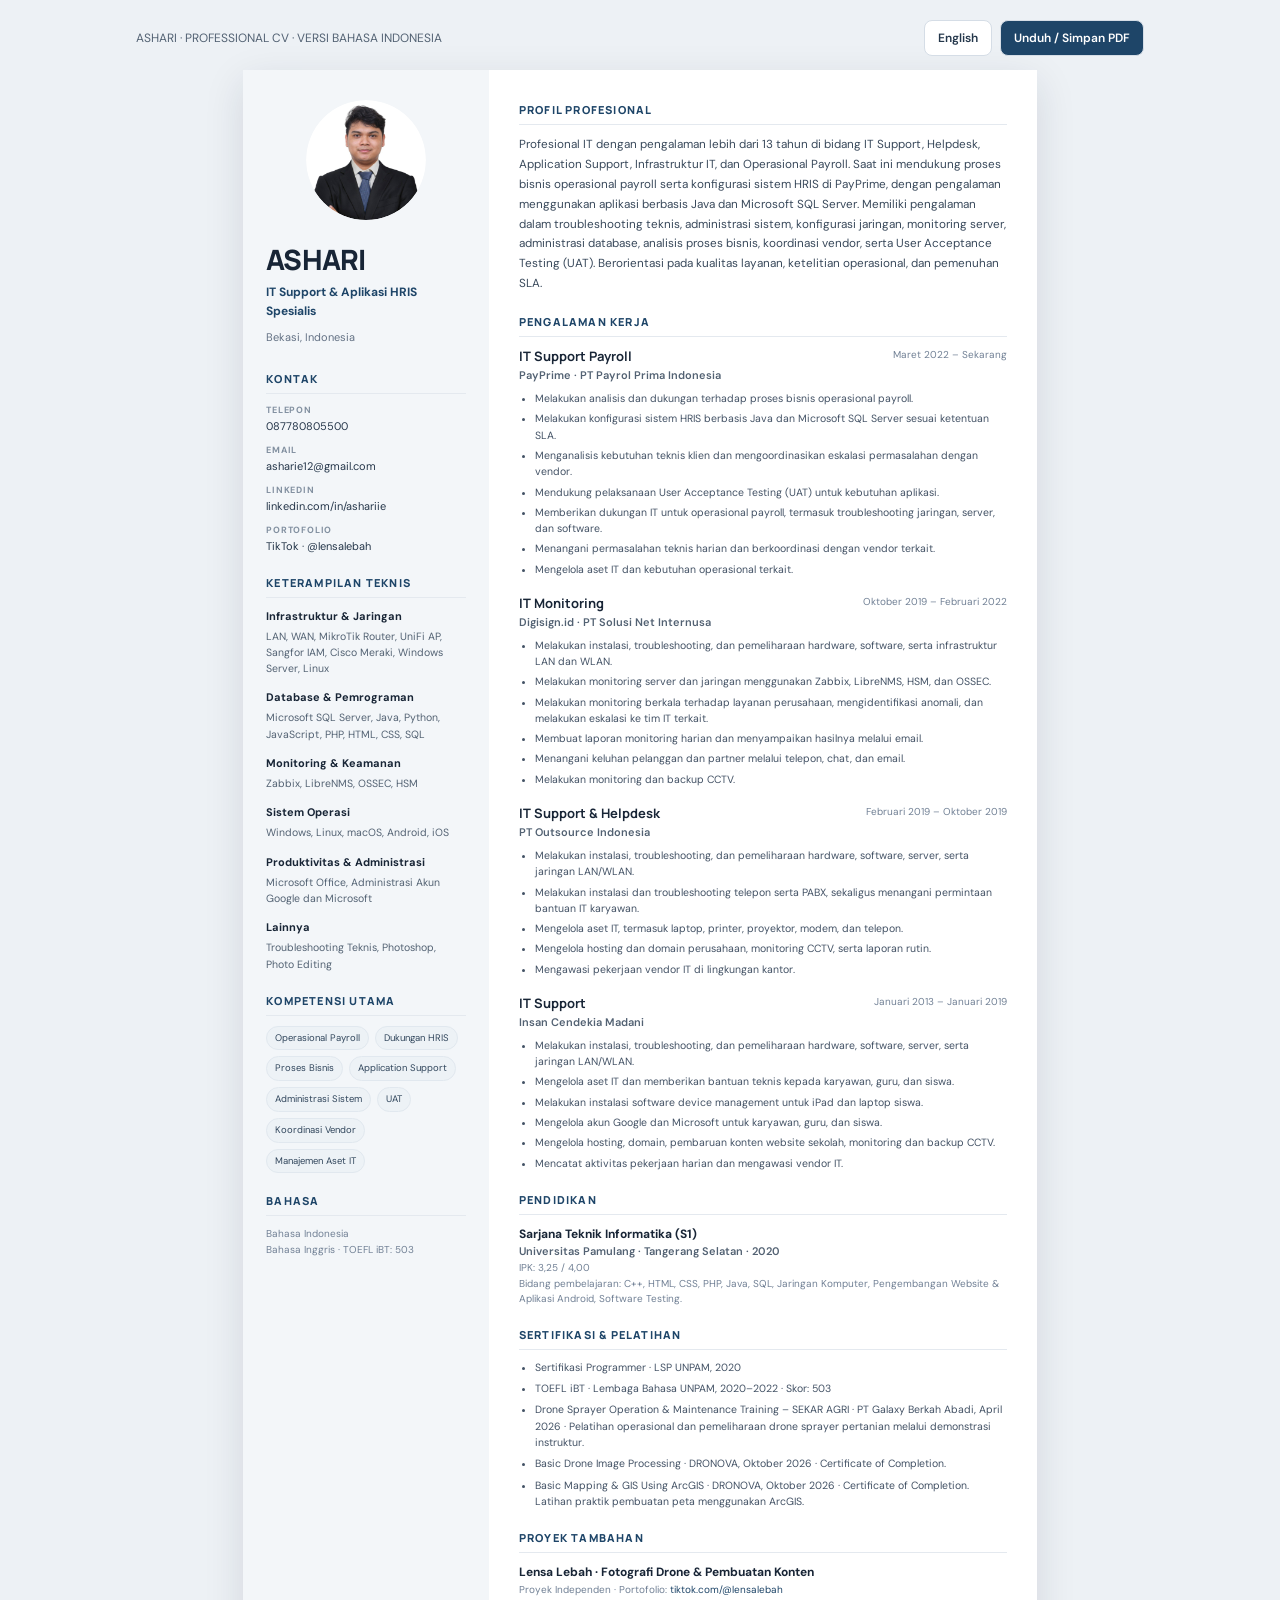
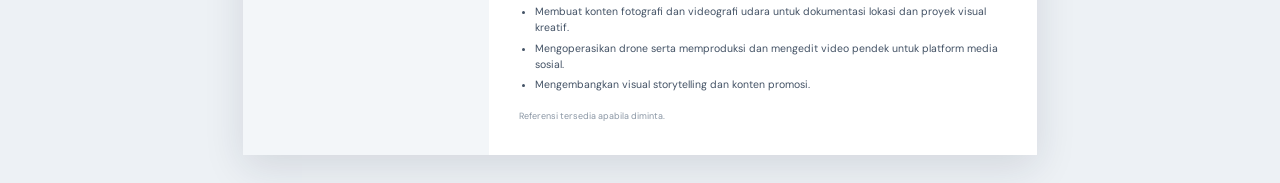
<file: index.html>
<!doctype html><html lang="id"><head><meta charset="utf-8"><meta name="viewport" content="width=device-width,initial-scale=1"><title>Ashari | IT Support &amp; Aplikasi HRIS Spesialis</title><link rel="stylesheet" href="style.css"></head><body>
<div class="toolbar"><div class="hint">ASHARI · PROFESSIONAL CV · VERSI BAHASA INDONESIA</div><div class="actions"><a href="index-en.html">English</a><button class="primary" onclick="window.print()">Unduh / Simpan PDF</button></div></div>
<article class="resume"><aside class="sidebar"><div class="identity"><div class="avatar"><img src="foto-profil.jpg" alt="Foto Profil"></div><h1 class="name">ASHARI</h1><div class="role">IT Support &amp; Aplikasi HRIS Spesialis</div><div class="location">Bekasi, Indonesia</div></div>
<section class="section"><h2>Kontak</h2><div class="contact-item"><span class="contact-label">Telepon</span><div class="contact-value">087780805500</div></div><div class="contact-item"><span class="contact-label">Email</span><div class="contact-value">asharie12@gmail.com</div></div><div class="contact-item"><span class="contact-label">LinkedIn</span><div class="contact-value"><a href="https://linkedin.com/in/ashariie">linkedin.com/in/ashariie</a></div></div><div class="contact-item"><span class="contact-label">Portofolio</span><div class="contact-value"><a href="https://www.tiktok.com/@lensalebah">TikTok · @lensalebah</a></div></div></section>
<section class="section"><h2>Keterampilan Teknis</h2><div class='skill-group'><strong>Infrastruktur &amp; Jaringan</strong><p>LAN, WAN, MikroTik Router, UniFi AP, Sangfor IAM, Cisco Meraki, Windows Server, Linux</p></div><div class='skill-group'><strong>Database &amp; Pemrograman</strong><p>Microsoft SQL Server, Java, Python, JavaScript, PHP, HTML, CSS, SQL</p></div><div class='skill-group'><strong>Monitoring &amp; Keamanan</strong><p>Zabbix, LibreNMS, OSSEC, HSM</p></div><div class='skill-group'><strong>Sistem Operasi</strong><p>Windows, Linux, macOS, Android, iOS</p></div><div class='skill-group'><strong>Produktivitas &amp; Administrasi</strong><p>Microsoft Office, Administrasi Akun Google dan Microsoft</p></div><div class='skill-group'><strong>Lainnya</strong><p>Troubleshooting Teknis, Photoshop, Photo Editing</p></div></section><section class="section"><h2>Kompetensi Utama</h2><div class="competencies"><span class='chip'>Operasional Payroll</span><span class='chip'>Dukungan HRIS</span><span class='chip'>Proses Bisnis</span><span class='chip'>Application Support</span><span class='chip'>Administrasi Sistem</span><span class='chip'>UAT</span><span class='chip'>Koordinasi Vendor</span><span class='chip'>Manajemen Aset IT</span></div></section><section class="section"><h2>Bahasa</h2><div class="small">Bahasa Indonesia<br>Bahasa Inggris · TOEFL iBT: 503</div></section></aside>
<main class="main"><section class="section"><h2>Profil Profesional</h2><p class="summary">Profesional IT dengan pengalaman lebih dari 13 tahun di bidang IT Support, Helpdesk, Application Support, Infrastruktur IT, dan Operasional Payroll. Saat ini mendukung proses bisnis operasional payroll serta konfigurasi sistem HRIS di PayPrime, dengan pengalaman menggunakan aplikasi berbasis Java dan Microsoft SQL Server. Memiliki pengalaman dalam troubleshooting teknis, administrasi sistem, konfigurasi jaringan, monitoring server, administrasi database, analisis proses bisnis, koordinasi vendor, serta User Acceptance Testing (UAT). Berorientasi pada kualitas layanan, ketelitian operasional, dan pemenuhan SLA.</p></section><section class="section"><h2>Pengalaman Kerja</h2><div class="job"><div class="job-head"><div><h3>IT Support Payroll</h3><div class="company">PayPrime · PT Payrol Prima Indonesia</div></div><div class="date">Maret 2022 – Sekarang</div></div><ul><li>Melakukan analisis dan dukungan terhadap proses bisnis operasional payroll.</li><li>Melakukan konfigurasi sistem HRIS berbasis Java dan Microsoft SQL Server sesuai ketentuan SLA.</li><li>Menganalisis kebutuhan teknis klien dan mengoordinasikan eskalasi permasalahan dengan vendor.</li><li>Mendukung pelaksanaan User Acceptance Testing (UAT) untuk kebutuhan aplikasi.</li><li>Memberikan dukungan IT untuk operasional payroll, termasuk troubleshooting jaringan, server, dan software.</li><li>Menangani permasalahan teknis harian dan berkoordinasi dengan vendor terkait.</li><li>Mengelola aset IT dan kebutuhan operasional terkait.</li></ul></div><div class="job"><div class="job-head"><div><h3>IT Monitoring</h3><div class="company">Digisign.id · PT Solusi Net Internusa</div></div><div class="date">Oktober 2019 – Februari 2022</div></div><ul><li>Melakukan instalasi, troubleshooting, dan pemeliharaan hardware, software, serta infrastruktur LAN dan WLAN.</li><li>Melakukan monitoring server dan jaringan menggunakan Zabbix, LibreNMS, HSM, dan OSSEC.</li><li>Melakukan monitoring berkala terhadap layanan perusahaan, mengidentifikasi anomali, dan melakukan eskalasi ke tim IT terkait.</li><li>Membuat laporan monitoring harian dan menyampaikan hasilnya melalui email.</li><li>Menangani keluhan pelanggan dan partner melalui telepon, chat, dan email.</li><li>Melakukan monitoring dan backup CCTV.</li></ul></div><div class="job"><div class="job-head"><div><h3>IT Support &amp; Helpdesk</h3><div class="company">PT Outsource Indonesia</div></div><div class="date">Februari 2019 – Oktober 2019</div></div><ul><li>Melakukan instalasi, troubleshooting, dan pemeliharaan hardware, software, server, serta jaringan LAN/WLAN.</li><li>Melakukan instalasi dan troubleshooting telepon serta PABX, sekaligus menangani permintaan bantuan IT karyawan.</li><li>Mengelola aset IT, termasuk laptop, printer, proyektor, modem, dan telepon.</li><li>Mengelola hosting dan domain perusahaan, monitoring CCTV, serta laporan rutin.</li><li>Mengawasi pekerjaan vendor IT di lingkungan kantor.</li></ul></div><div class="job"><div class="job-head"><div><h3>IT Support</h3><div class="company">Insan Cendekia Madani</div></div><div class="date">Januari 2013 – Januari 2019</div></div><ul><li>Melakukan instalasi, troubleshooting, dan pemeliharaan hardware, software, server, serta jaringan LAN/WLAN.</li><li>Mengelola aset IT dan memberikan bantuan teknis kepada karyawan, guru, dan siswa.</li><li>Melakukan instalasi software device management untuk iPad dan laptop siswa.</li><li>Mengelola akun Google dan Microsoft untuk karyawan, guru, dan siswa.</li><li>Mengelola hosting, domain, pembaruan konten website sekolah, monitoring dan backup CCTV.</li><li>Mencatat aktivitas pekerjaan harian dan mengawasi vendor IT.</li></ul></div></section>
<section class="section"><h2>Pendidikan</h2><div class="education-title">Sarjana Teknik Informatika (S1)</div><div class="company">Universitas Pamulang · Tangerang Selatan · 2020</div><div class="small">IPK: 3,25 / 4,00</div><div class="small">Bidang pembelajaran: C++, HTML, CSS, PHP, Java, SQL, Jaringan Komputer, Pengembangan Website &amp; Aplikasi Android, Software Testing.</div></section>
<section class="section">
<h2>Sertifikasi &amp; Pelatihan</h2>
<ul class="cert-list">
<li>Sertifikasi Programmer · LSP UNPAM, 2020</li>
<li>TOEFL iBT · Lembaga Bahasa UNPAM, 2020–2022 · Skor: 503</li>
<li>Drone Sprayer Operation &amp; Maintenance Training – SEKAR AGRI · PT Galaxy Berkah Abadi, April 2026 · Pelatihan operasional dan pemeliharaan drone sprayer pertanian melalui demonstrasi instruktur.</li>
<li>Basic Drone Image Processing · DRONOVA, Oktober 2026 · Certificate of Completion.</li>
<li>Basic Mapping &amp; GIS Using ArcGIS · DRONOVA, Oktober 2026 · Certificate of Completion. Latihan praktik pembuatan peta menggunakan ArcGIS.</li>
</ul></section>
<section class="section project"><h2>Proyek Tambahan</h2><div class="project-title">Lensa Lebah · Fotografi Drone &amp; Pembuatan Konten</div><div class="project-meta">Proyek Independen · Portofolio: <a href='https://www.tiktok.com/@lensalebah'>tiktok.com/@lensalebah</a></div><ul><li>Membuat konten fotografi dan videografi udara untuk dokumentasi lokasi dan proyek visual kreatif.</li><li>Mengoperasikan drone serta memproduksi dan mengedit video pendek untuk platform media sosial.</li><li>Mengembangkan visual storytelling dan konten promosi.</li></ul></section><div class="footer-note">Referensi tersedia apabila diminta.</div></main></article></body></html>
</file>
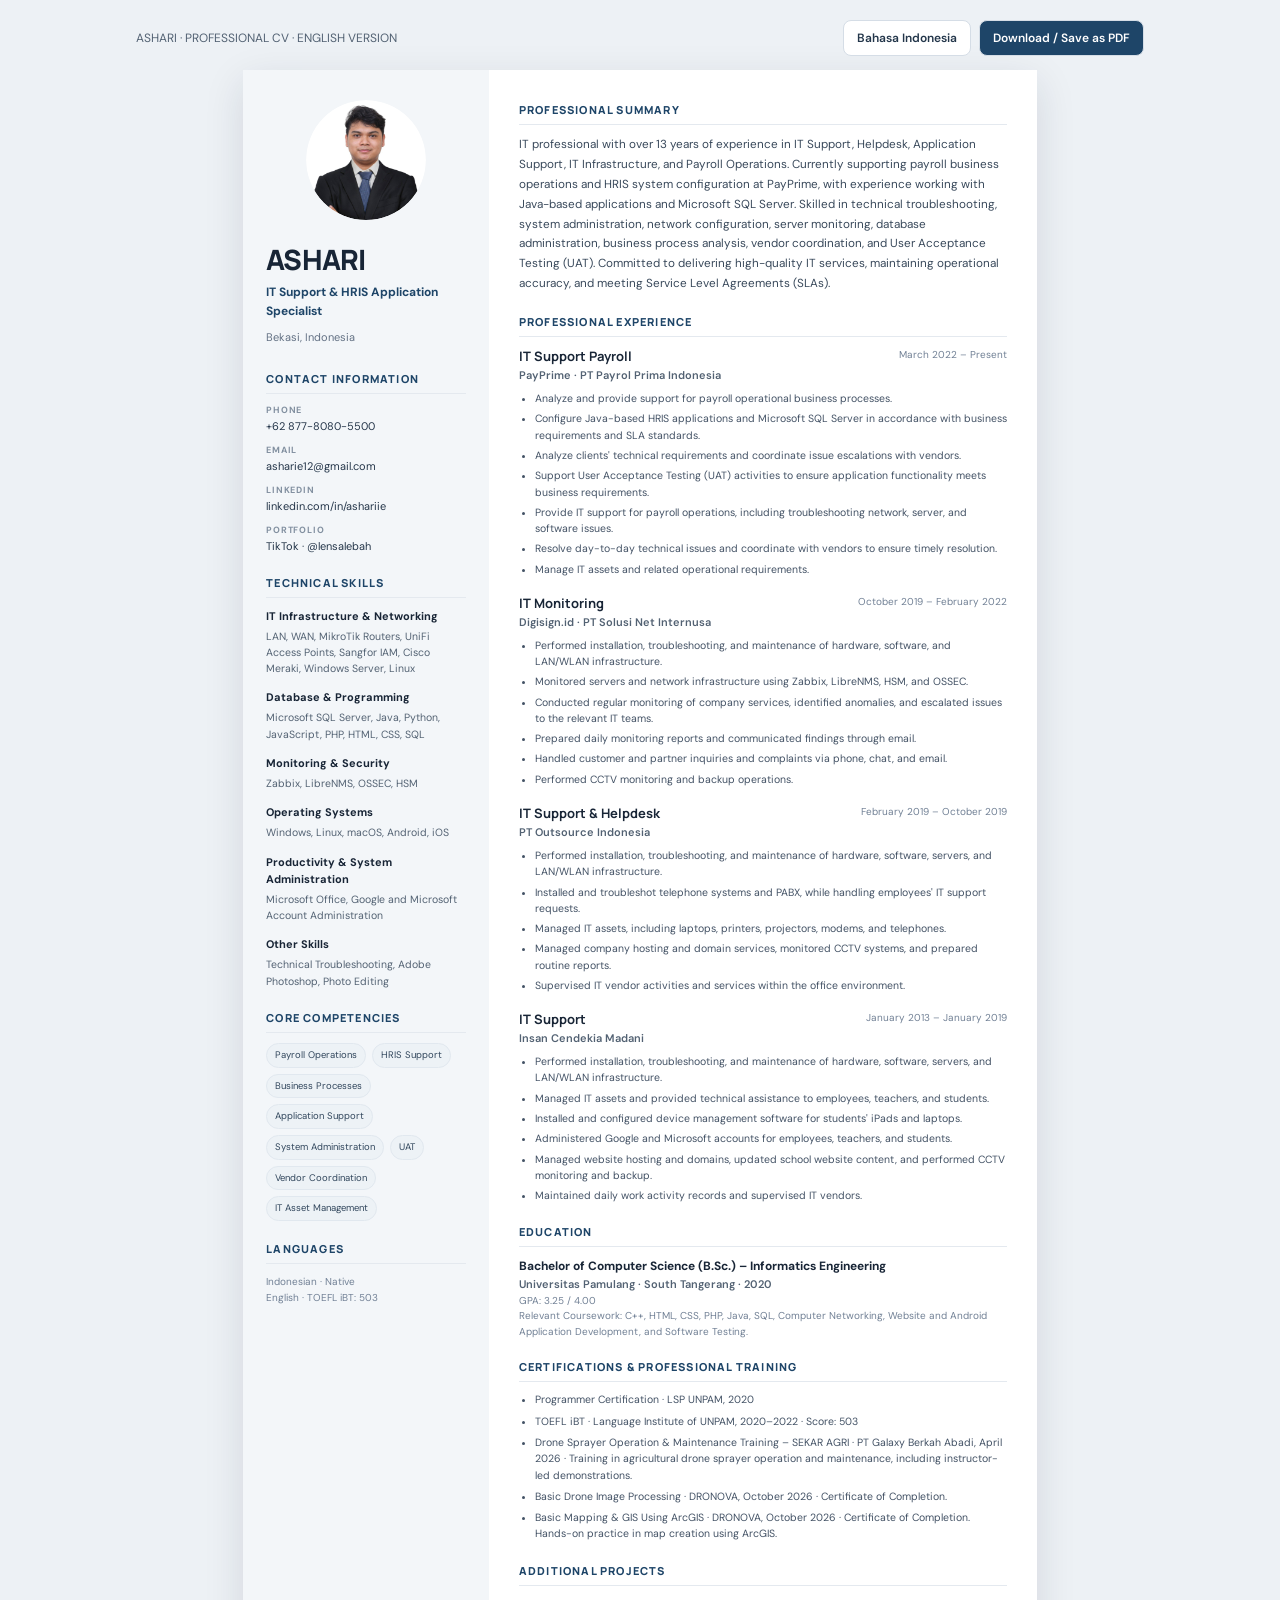
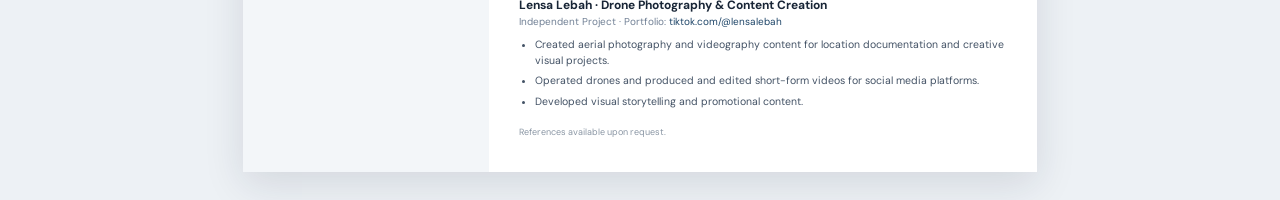
<file: index-en.html>
<!doctype html>
<html lang="en">
<head>
<meta charset="utf-8">
<meta name="viewport" content="width=device-width, initial-scale=1">
<title>Ashari | IT Support & HRIS Application Specialist</title>
<link rel="stylesheet" href="style.css">
</head>

<body>

<div class="toolbar">
    <div class="hint">ASHARI · PROFESSIONAL CV · ENGLISH VERSION</div>
    <div class="actions">
        <a href="index.html">Bahasa Indonesia</a>
        <button class="primary" onclick="window.print()">Download / Save as PDF</button>
    </div>
</div>

<article class="resume">

<aside class="sidebar">

<div class="identity">
    <div class="avatar"><img src="foto-profil.jpg" alt="Foto Profil"></div>
    <h1 class="name">ASHARI</h1>
    <div class="role">IT Support & HRIS Application Specialist</div>
    <div class="location">Bekasi, Indonesia</div>
</div>

<section class="section">
<h2>Contact Information</h2>

<div class="contact-item">
    <span class="contact-label">Phone</span>
    <div class="contact-value">+62 877-8080-5500</div>
</div>

<div class="contact-item">
    <span class="contact-label">Email</span>
    <div class="contact-value">asharie12@gmail.com</div>
</div>

<div class="contact-item">
    <span class="contact-label">LinkedIn</span>
    <div class="contact-value">
        <a href="https://linkedin.com/in/ashariie">linkedin.com/in/ashariie</a>
    </div>
</div>

<div class="contact-item">
    <span class="contact-label">Portfolio</span>
    <div class="contact-value">
        <a href="https://www.tiktok.com/@lensalebah">TikTok · @lensalebah</a>
    </div>
</div>
</section>

<section class="section">
<h2>Technical Skills</h2>

<div class="skill-group">
    <strong>IT Infrastructure & Networking</strong>
    <p>LAN, WAN, MikroTik Routers, UniFi Access Points, Sangfor IAM, Cisco Meraki, Windows Server, Linux</p>
</div>

<div class="skill-group">
    <strong>Database & Programming</strong>
    <p>Microsoft SQL Server, Java, Python, JavaScript, PHP, HTML, CSS, SQL</p>
</div>

<div class="skill-group">
    <strong>Monitoring & Security</strong>
    <p>Zabbix, LibreNMS, OSSEC, HSM</p>
</div>

<div class="skill-group">
    <strong>Operating Systems</strong>
    <p>Windows, Linux, macOS, Android, iOS</p>
</div>

<div class="skill-group">
    <strong>Productivity & System Administration</strong>
    <p>Microsoft Office, Google and Microsoft Account Administration</p>
</div>

<div class="skill-group">
    <strong>Other Skills</strong>
    <p>Technical Troubleshooting, Adobe Photoshop, Photo Editing</p>
</div>
</section>

<section class="section">
<h2>Core Competencies</h2>

<div class="competencies">
    <span class="chip">Payroll Operations</span>
    <span class="chip">HRIS Support</span>
    <span class="chip">Business Processes</span>
    <span class="chip">Application Support</span>
    <span class="chip">System Administration</span>
    <span class="chip">UAT</span>
    <span class="chip">Vendor Coordination</span>
    <span class="chip">IT Asset Management</span>
</div>
</section>

<section class="section">
<h2>Languages</h2>
<div class="small">
    Indonesian · Native<br>
    English · TOEFL iBT: 503
</div>
</section>

</aside>

<main class="main">

<section class="section">
<h2>Professional Summary</h2>

<p class="summary">
IT professional with over 13 years of experience in IT Support, Helpdesk, Application Support, IT Infrastructure, and Payroll Operations. Currently supporting payroll business operations and HRIS system configuration at PayPrime, with experience working with Java-based applications and Microsoft SQL Server. Skilled in technical troubleshooting, system administration, network configuration, server monitoring, database administration, business process analysis, vendor coordination, and User Acceptance Testing (UAT). Committed to delivering high-quality IT services, maintaining operational accuracy, and meeting Service Level Agreements (SLAs).
</p>
</section>

<section class="section">
<h2>Professional Experience</h2>

<div class="job">
<div class="job-head">
    <div>
        <h3>IT Support Payroll</h3>
        <div class="company">PayPrime · PT Payrol Prima Indonesia</div>
    </div>
    <div class="date">March 2022 – Present</div>
</div>

<ul>
    <li>Analyze and provide support for payroll operational business processes.</li>
    <li>Configure Java-based HRIS applications and Microsoft SQL Server in accordance with business requirements and SLA standards.</li>
    <li>Analyze clients' technical requirements and coordinate issue escalations with vendors.</li>
    <li>Support User Acceptance Testing (UAT) activities to ensure application functionality meets business requirements.</li>
    <li>Provide IT support for payroll operations, including troubleshooting network, server, and software issues.</li>
    <li>Resolve day-to-day technical issues and coordinate with vendors to ensure timely resolution.</li>
    <li>Manage IT assets and related operational requirements.</li>
</ul>
</div>

<div class="job">
<div class="job-head">
    <div>
        <h3>IT Monitoring</h3>
        <div class="company">Digisign.id · PT Solusi Net Internusa</div>
    </div>
    <div class="date">October 2019 – February 2022</div>
</div>

<ul>
    <li>Performed installation, troubleshooting, and maintenance of hardware, software, and LAN/WLAN infrastructure.</li>
    <li>Monitored servers and network infrastructure using Zabbix, LibreNMS, HSM, and OSSEC.</li>
    <li>Conducted regular monitoring of company services, identified anomalies, and escalated issues to the relevant IT teams.</li>
    <li>Prepared daily monitoring reports and communicated findings through email.</li>
    <li>Handled customer and partner inquiries and complaints via phone, chat, and email.</li>
    <li>Performed CCTV monitoring and backup operations.</li>
</ul>
</div>

<div class="job">
<div class="job-head">
    <div>
        <h3>IT Support & Helpdesk</h3>
        <div class="company">PT Outsource Indonesia</div>
    </div>
    <div class="date">February 2019 – October 2019</div>
</div>

<ul>
    <li>Performed installation, troubleshooting, and maintenance of hardware, software, servers, and LAN/WLAN infrastructure.</li>
    <li>Installed and troubleshot telephone systems and PABX, while handling employees' IT support requests.</li>
    <li>Managed IT assets, including laptops, printers, projectors, modems, and telephones.</li>
    <li>Managed company hosting and domain services, monitored CCTV systems, and prepared routine reports.</li>
    <li>Supervised IT vendor activities and services within the office environment.</li>
</ul>
</div>

<div class="job">
<div class="job-head">
    <div>
        <h3>IT Support</h3>
        <div class="company">Insan Cendekia Madani</div>
    </div>
    <div class="date">January 2013 – January 2019</div>
</div>

<ul>
    <li>Performed installation, troubleshooting, and maintenance of hardware, software, servers, and LAN/WLAN infrastructure.</li>
    <li>Managed IT assets and provided technical assistance to employees, teachers, and students.</li>
    <li>Installed and configured device management software for students' iPads and laptops.</li>
    <li>Administered Google and Microsoft accounts for employees, teachers, and students.</li>
    <li>Managed website hosting and domains, updated school website content, and performed CCTV monitoring and backup.</li>
    <li>Maintained daily work activity records and supervised IT vendors.</li>
</ul>
</div>

</section>

<section class="section">
<h2>Education</h2>

<div class="education-title">
Bachelor of Computer Science (B.Sc.) – Informatics Engineering
</div>

<div class="company">
Universitas Pamulang · South Tangerang · 2020
</div>

<div class="small">GPA: 3.25 / 4.00</div>

<div class="small">
Relevant Coursework: C++, HTML, CSS, PHP, Java, SQL, Computer Networking, Website and Android Application Development, and Software Testing.
</div>
</section>

<section class="section">
<h2>Certifications & Professional Training</h2>

<ul class="cert-list">
    <li>Programmer Certification · LSP UNPAM, 2020</li>

    <li>TOEFL iBT · Language Institute of UNPAM, 2020–2022 · Score: 503</li>

    <li>Drone Sprayer Operation & Maintenance Training – SEKAR AGRI · PT Galaxy Berkah Abadi, April 2026 · Training in agricultural drone sprayer operation and maintenance, including instructor-led demonstrations.</li>

    <li>Basic Drone Image Processing · DRONOVA, October 2026 · Certificate of Completion.</li>

    <li>Basic Mapping & GIS Using ArcGIS · DRONOVA, October 2026 · Certificate of Completion. Hands-on practice in map creation using ArcGIS.</li>
</ul>
</section>

<section class="section project">
<h2>Additional Projects</h2>

<div class="project-title">
Lensa Lebah · Drone Photography & Content Creation
</div>

<div class="project-meta">
Independent Project · Portfolio:
<a href="https://www.tiktok.com/@lensalebah">tiktok.com/@lensalebah</a>
</div>

<ul>
    <li>Created aerial photography and videography content for location documentation and creative visual projects.</li>
    <li>Operated drones and produced and edited short-form videos for social media platforms.</li>
    <li>Developed visual storytelling and promotional content.</li>
</ul>
</section>

<div class="footer-note">
References available upon request.
</div>

</main>
</article>

</body>
</html>
</file>
<file: style.css>
@import url('https://fonts.googleapis.com/css2?family=DM+Sans:wght@400;500;600;700&family=Manrope:wght@600;700;800&display=swap');

/* =========================================
   1. GLOBAL VARIABLES
========================================= */

:root {
    --ink: #182536;
    --muted: #637184;
    --line: #e4e9ef;
    --accent: #1e4568;
    --pale: #f3f6f9;
}

/* =========================================
   2. GLOBAL RESET
========================================= */

* {
    box-sizing: border-box;
}

html {
    scroll-behavior: smooth;
}

body {
    margin: 0;
    background: #edf1f5;
    color: var(--ink);
    font: 13px/1.55 'DM Sans', Arial, sans-serif;
}

/* =========================================
   3. TOOLBAR
========================================= */

.toolbar {
    max-width: 1040px;
    margin: 20px auto 14px;
    padding: 0 16px;

    display: flex;
    justify-content: space-between;
    gap: 12px;
    align-items: center;
}

.hint {
    font-size: 12px;
    color: #536273;
}

.actions {
    display: flex;
    gap: 8px;
    flex-wrap: wrap;
}

.actions a,
.actions button {
    padding: 9px 13px;
    border: 1px solid #d5dde6;
    border-radius: 8px;

    background: #fff;
    color: #23364a;

    text-decoration: none;
    font: 600 12px 'DM Sans', Arial, sans-serif;

    cursor: pointer;
}

.actions .primary {
    background: var(--accent);
    color: #fff;
}

.actions a:hover,
.actions button:hover {
    opacity: 0.85;
}

/* =========================================
   4. RESUME LAYOUT
========================================= */

.resume {
    width: 210mm;
    min-height: 297mm;

    margin: 0 auto 28px;

    background: #fff;

    display: grid;
    grid-template-columns: 65mm 1fr;

    box-shadow: 0 12px 38px #1825361f;
}

/* =========================================
   5. SIDEBAR
========================================= */

.sidebar {
    background: var(--pale);
    padding: 30px 23px;
}

.main {
    padding: 32px 30px;
}

/* =========================================
   6. IDENTITY
========================================= */

.identity {
    margin-bottom: 25px;
}

.avatar {
    width: 120px;
    height: 120px;
    border-radius: 50%;
    overflow: hidden;
    display: flex;
    align-items: center;
    justify-content: center;
	margin-bottom: 25px;
	margin-left: 40px;
}

.avatar img {
    width: 100%;
    height: 100%;
    object-fit: cover;
    object-position: center;
    border-radius: 50%;
}

.name {
    font: 800 28px/1.05 Manrope, sans-serif;

    margin: 0 0 9px;

    letter-spacing: -0.8px;
}

.role {
    font-size: 12px;
    font-weight: 700;
    color: var(--accent);
}

.location {
    font-size: 11px;
    color: var(--muted);
    margin-top: 8px;
}

/* =========================================
   7. SECTION HEADINGS
========================================= */

.section {
    margin-top: 20px;
}

.main .section:first-child {
    margin-top: 0;
}

.section h2 {
    font: 800 11px Manrope, sans-serif;

    text-transform: uppercase;
    letter-spacing: 1.2px;

    color: var(--accent);

    margin: 0 0 10px;
    padding-bottom: 7px;

    border-bottom: 1px solid var(--line);
}

/* =========================================
   8. CONTACT INFORMATION
========================================= */

.contact-item {
    margin-bottom: 9px;
    overflow-wrap: anywhere;
}

.contact-label {
    display: block;

    font-size: 9px;
    text-transform: uppercase;
    letter-spacing: 0.8px;

    color: #8290a0;
    font-weight: 700;
}

.contact-value {
    font-size: 11px;
    color: #25364a;
}

.contact-value a {
    color: inherit;
    text-decoration: none;
}

/* =========================================
   9. TECHNICAL SKILLS
========================================= */

.skill-group {
    margin-bottom: 12px;
}

.skill-group strong {
    display: block;
    font-size: 11px;
    margin-bottom: 4px;
}

.skill-group p {
    margin: 0;
    color: #536273;
    font-size: 10.5px;
}

/* =========================================
   10. PROFESSIONAL SUMMARY
========================================= */

.summary {
    font-size: 11.7px;
    color: #39495b;
    line-height: 1.7;
    margin: 0;
}

/* =========================================
   11. CORE COMPETENCIES
========================================= */

.competencies {
    display: flex;
    flex-wrap: wrap;
    gap: 6px;
}

.chip {
    font-size: 9.5px;

    color: #31465c;
    background: #edf2f6;

    border: 1px solid #e1e8ef;
    border-radius: 20px;

    padding: 4px 8px;
}

/* =========================================
   12. WORK EXPERIENCE
========================================= */

.job {
    margin-bottom: 16px;
}

.job-head {
    display: flex;

    justify-content: space-between;
    gap: 10px;

    align-items: flex-start;
}

.job h3 {
    font: 700 13px Manrope, sans-serif;
    margin: 0 0 2px;
}

.company {
    font-size: 11px;
    color: #536273;
    font-weight: 600;
}

.date {
    font-size: 10px;
    color: #718095;

    white-space: nowrap;
    text-align: right;
}

.job ul,
.project ul {
    margin: 7px 0 0;
    padding-left: 16px;

    color: #435265;
    font-size: 10.5px;
}

.job li,
.project li {
    margin-bottom: 4px;
}

/* =========================================
   13. EDUCATION
========================================= */

.education-title,
.project-title {
    font-weight: 700;
    font-size: 12px;
}

.small {
    font-size: 10px;
    color: #718095;
}

/* =========================================
   14. CERTIFICATIONS
========================================= */

.cert-list {
    margin: 0;
    padding-left: 16px;

    color: #435265;
    font-size: 10.5px;
}

.cert-list li {
    margin-bottom: 5px;
}

/* =========================================
   15. PROJECTS
========================================= */

.project-meta {
    font-size: 10px;
    color: #718095;
}

.project-meta a {
    color: var(--accent);
    text-decoration: none;
}

/* =========================================
   16. FOOTER
========================================= */

.footer-note {
    font-size: 9px;
    color: #8a96a4;
    margin-top: 16px;
}

/* =========================================
   17. RESPONSIVE - TABLET & MOBILE
   Hanya berlaku pada tampilan layar
========================================= */

@media screen and (max-width: 850px) {

    .toolbar {
        align-items: flex-start;
        flex-direction: column;
    }

    .resume {
        width: 100%;
        min-height: 0;

        grid-template-columns: 1fr;

        margin-bottom: 20px;
    }

    .sidebar,
    .main {
        padding: 24px;
    }

    .job-head {
        flex-direction: column;
        gap: 2px;
    }

    .date {
        text-align: left;
    }
}

/* =========================================
   18. PRINT SETTINGS - A4 PDF
========================================= */

@page {
    size: A4;
    margin: 0;
}

@media print {

    /* Global print */

    html,
    body {
        width: 210mm;
        margin: 0;
        padding: 0;

        background: #fff !important;

        -webkit-print-color-adjust: exact !important;
        print-color-adjust: exact !important;
    }

    /* Hide toolbar */

    .toolbar {
        display: none !important;
    }

    /* Preserve desktop two-column layout */

    .resume {
        display: grid !important;

        width: 210mm;
        min-height: 297mm;

        margin: 0;

        grid-template-columns: 65mm 145mm !important;

        box-shadow: none !important;
    }

    /* Sidebar */

    .sidebar {
        background: #f3f6f9 !important;
        padding: 30px 23px;
    }

    /* Main content */

    .main {
        padding: 32px 30px;
        min-width: 0;
    }

    /* Preserve job heading alignment */

    .job-head {
        display: flex !important;

        flex-direction: row !important;

        justify-content: space-between;
        align-items: flex-start;
        gap: 10px;
    }

    .date {
        text-align: right !important;
        white-space: nowrap;
    }

    /* Allow sections to continue across pages */

    .section {
        break-inside: auto;
        page-break-inside: auto;
    }

    /* Keep individual job entries together when possible */

    .job {
        break-inside: avoid-page;
        page-break-inside: avoid;
    }

    /* Avoid unnecessary link styling */

    a {
        color: inherit !important;
        text-decoration: none !important;
    }

    /* Preserve colors */

    .avatar,
    .chip,
    .sidebar,
    .actions .primary {
        -webkit-print-color-adjust: exact !important;
        print-color-adjust: exact !important;
    }

}
</file>
